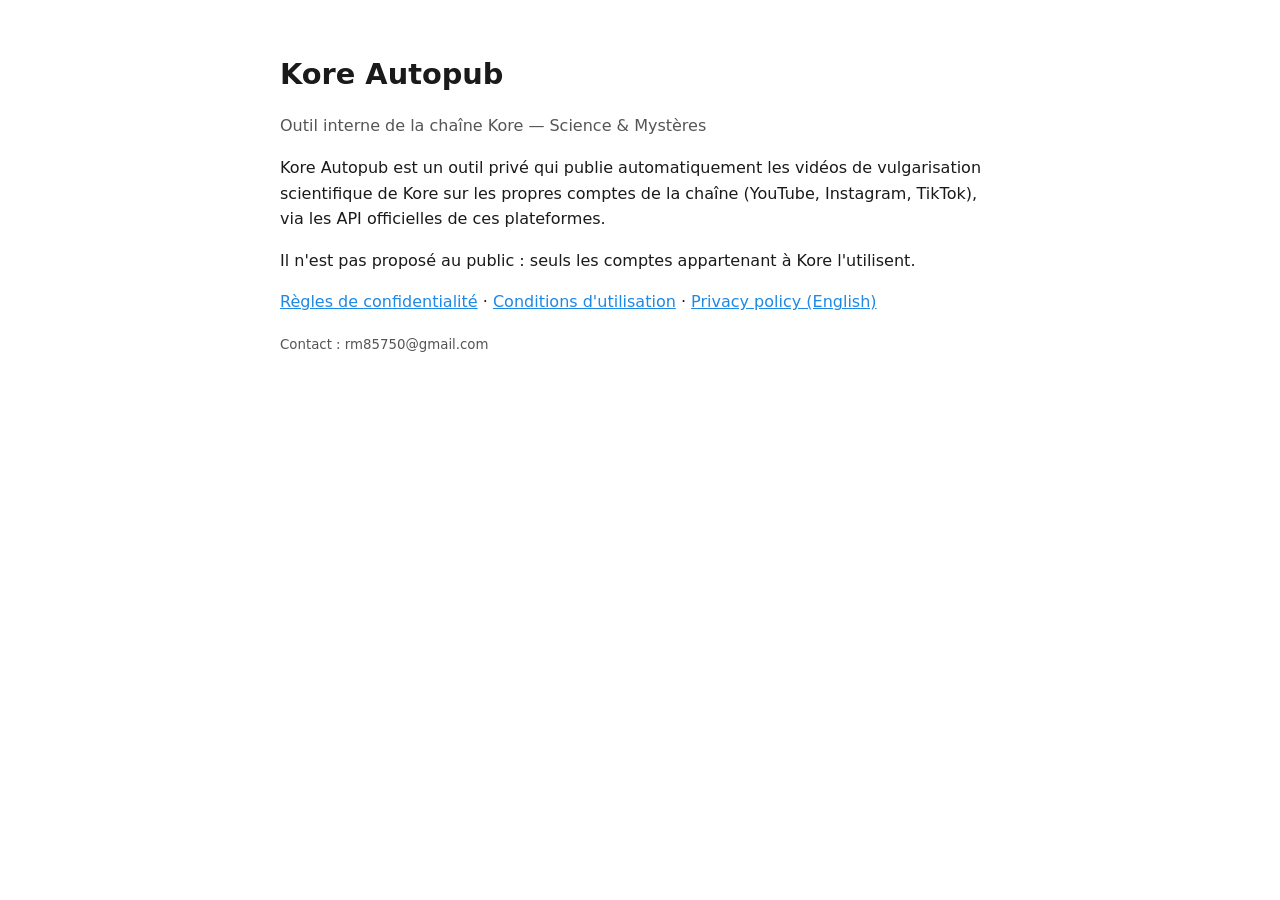
<file: index.html>
<!doctype html>
<html lang="fr"><head><meta charset="utf-8"><meta name="viewport" content="width=device-width,initial-scale=1">
<title>Kore Autopub</title><link rel="stylesheet" href="style.css"></head>
<body>
<h1>Kore Autopub</h1>
<p class="muted">Outil interne de la chaîne Kore — Science &amp; Mystères</p>
<p>Kore Autopub est un outil privé qui publie automatiquement les vidéos de vulgarisation
scientifique de Kore sur les propres comptes de la chaîne (YouTube, Instagram, TikTok),
via les API officielles de ces plateformes.</p>
<p>Il n'est pas proposé au public : seuls les comptes appartenant à Kore l'utilisent.</p>
<p><a href="privacy.html">Règles de confidentialité</a> · <a href="terms.html">Conditions d'utilisation</a> · <a href="privacy.html#en">Privacy policy (English)</a></p>
<p><small>Contact : rm85750@gmail.com</small></p>
</body></html>
</file>
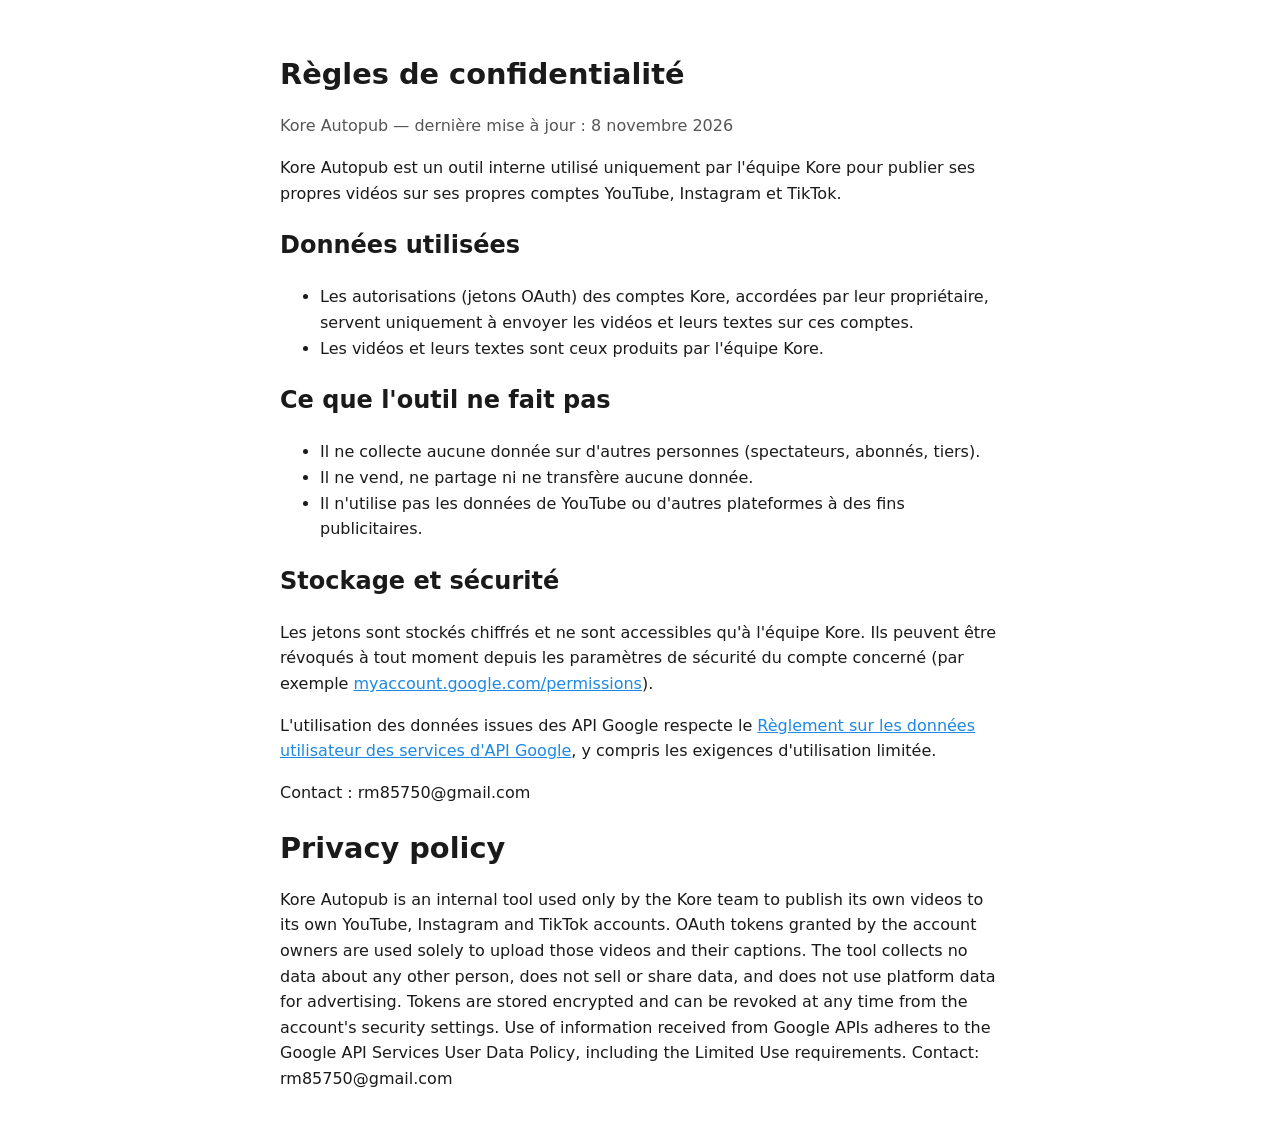
<file: privacy.html>
<!doctype html>
<html lang="fr"><head><meta charset="utf-8"><meta name="viewport" content="width=device-width,initial-scale=1">
<title>Confidentialité</title><link rel="stylesheet" href="style.css"></head>
<body>
<h1>Règles de confidentialité</h1>
<p class="muted">Kore Autopub — dernière mise à jour : 8 novembre 2026</p>
<p>Kore Autopub est un outil interne utilisé uniquement par l'équipe Kore pour publier ses
propres vidéos sur ses propres comptes YouTube, Instagram et TikTok.</p>
<h2>Données utilisées</h2>
<ul>
<li>Les autorisations (jetons OAuth) des comptes Kore, accordées par leur propriétaire,
servent uniquement à envoyer les vidéos et leurs textes sur ces comptes.</li>
<li>Les vidéos et leurs textes sont ceux produits par l'équipe Kore.</li>
</ul>
<h2>Ce que l'outil ne fait pas</h2>
<ul>
<li>Il ne collecte aucune donnée sur d'autres personnes (spectateurs, abonnés, tiers).</li>
<li>Il ne vend, ne partage ni ne transfère aucune donnée.</li>
<li>Il n'utilise pas les données de YouTube ou d'autres plateformes à des fins publicitaires.</li>
</ul>
<h2>Stockage et sécurité</h2>
<p>Les jetons sont stockés chiffrés et ne sont accessibles qu'à l'équipe Kore. Ils peuvent être
révoqués à tout moment depuis les paramètres de sécurité du compte concerné
(par exemple <a href="https://myaccount.google.com/permissions">myaccount.google.com/permissions</a>).</p>
<p>L'utilisation des données issues des API Google respecte le
<a href="https://developers.google.com/terms/api-services-user-data-policy">Règlement sur les données utilisateur des services d'API Google</a>,
y compris les exigences d'utilisation limitée.</p>
<p>Contact : rm85750@gmail.com</p>

<h1 id="en">Privacy policy</h1>
<p>Kore Autopub is an internal tool used only by the Kore team to publish its own videos to
its own YouTube, Instagram and TikTok accounts. OAuth tokens granted by the account owners are
used solely to upload those videos and their captions. The tool collects no data about any
other person, does not sell or share data, and does not use platform data for advertising.
Tokens are stored encrypted and can be revoked at any time from the account's security
settings. Use of information received from Google APIs adheres to the Google API Services
User Data Policy, including the Limited Use requirements. Contact: rm85750@gmail.com</p>
</body></html>
</file>
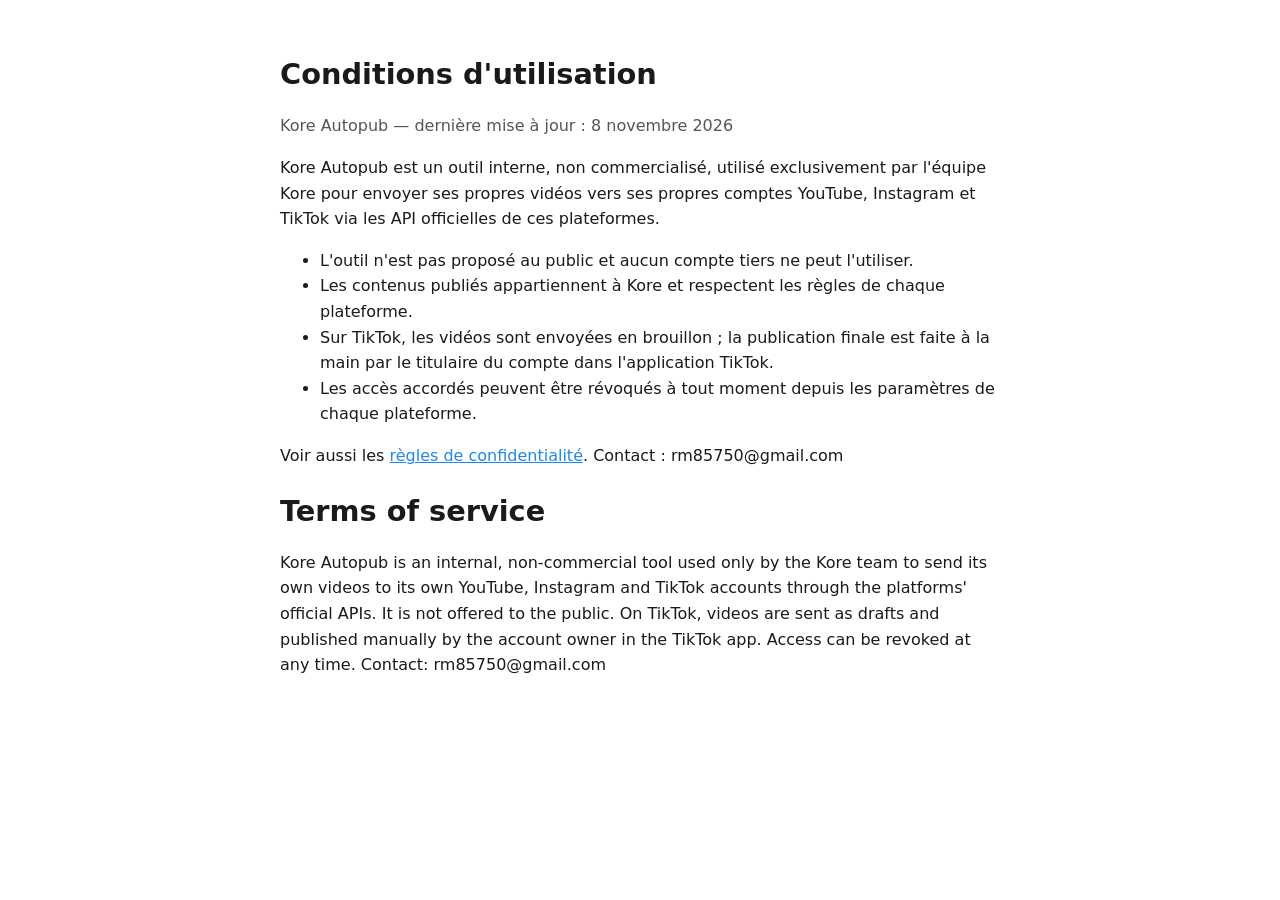
<file: terms.html>
<!doctype html>
<html lang="fr"><head><meta charset="utf-8"><meta name="viewport" content="width=device-width,initial-scale=1">
<title>Conditions d'utilisation</title><link rel="stylesheet" href="style.css"></head>
<body>
<h1>Conditions d'utilisation</h1>
<p class="muted">Kore Autopub — dernière mise à jour : 8 novembre 2026</p>
<p>Kore Autopub est un outil interne, non commercialisé, utilisé exclusivement par l'équipe Kore
pour envoyer ses propres vidéos vers ses propres comptes YouTube, Instagram et TikTok via les API
officielles de ces plateformes.</p>
<ul>
<li>L'outil n'est pas proposé au public et aucun compte tiers ne peut l'utiliser.</li>
<li>Les contenus publiés appartiennent à Kore et respectent les règles de chaque plateforme.</li>
<li>Sur TikTok, les vidéos sont envoyées en brouillon ; la publication finale est faite à la main
par le titulaire du compte dans l'application TikTok.</li>
<li>Les accès accordés peuvent être révoqués à tout moment depuis les paramètres de chaque plateforme.</li>
</ul>
<p>Voir aussi les <a href="privacy.html">règles de confidentialité</a>. Contact : rm85750@gmail.com</p>
<h1 id="en">Terms of service</h1>
<p>Kore Autopub is an internal, non-commercial tool used only by the Kore team to send its own
videos to its own YouTube, Instagram and TikTok accounts through the platforms' official APIs.
It is not offered to the public. On TikTok, videos are sent as drafts and published manually by the
account owner in the TikTok app. Access can be revoked at any time. Contact: rm85750@gmail.com</p>
</body></html>
</file>
<file: style.css>
:root{--bg:#fff;--fg:#1a1a1a;--muted:#555;--accent:#1e88e5}
@media (prefers-color-scheme:dark){:root{--bg:#111;--fg:#eee;--muted:#aaa}}
body{background:var(--bg);color:var(--fg);font:16px/1.6 system-ui,sans-serif;max-width:720px;margin:0 auto;padding:32px 16px}
h1{font-size:1.8rem;margin-bottom:.2em}a{color:var(--accent)}small,.muted{color:var(--muted)}
</file>
